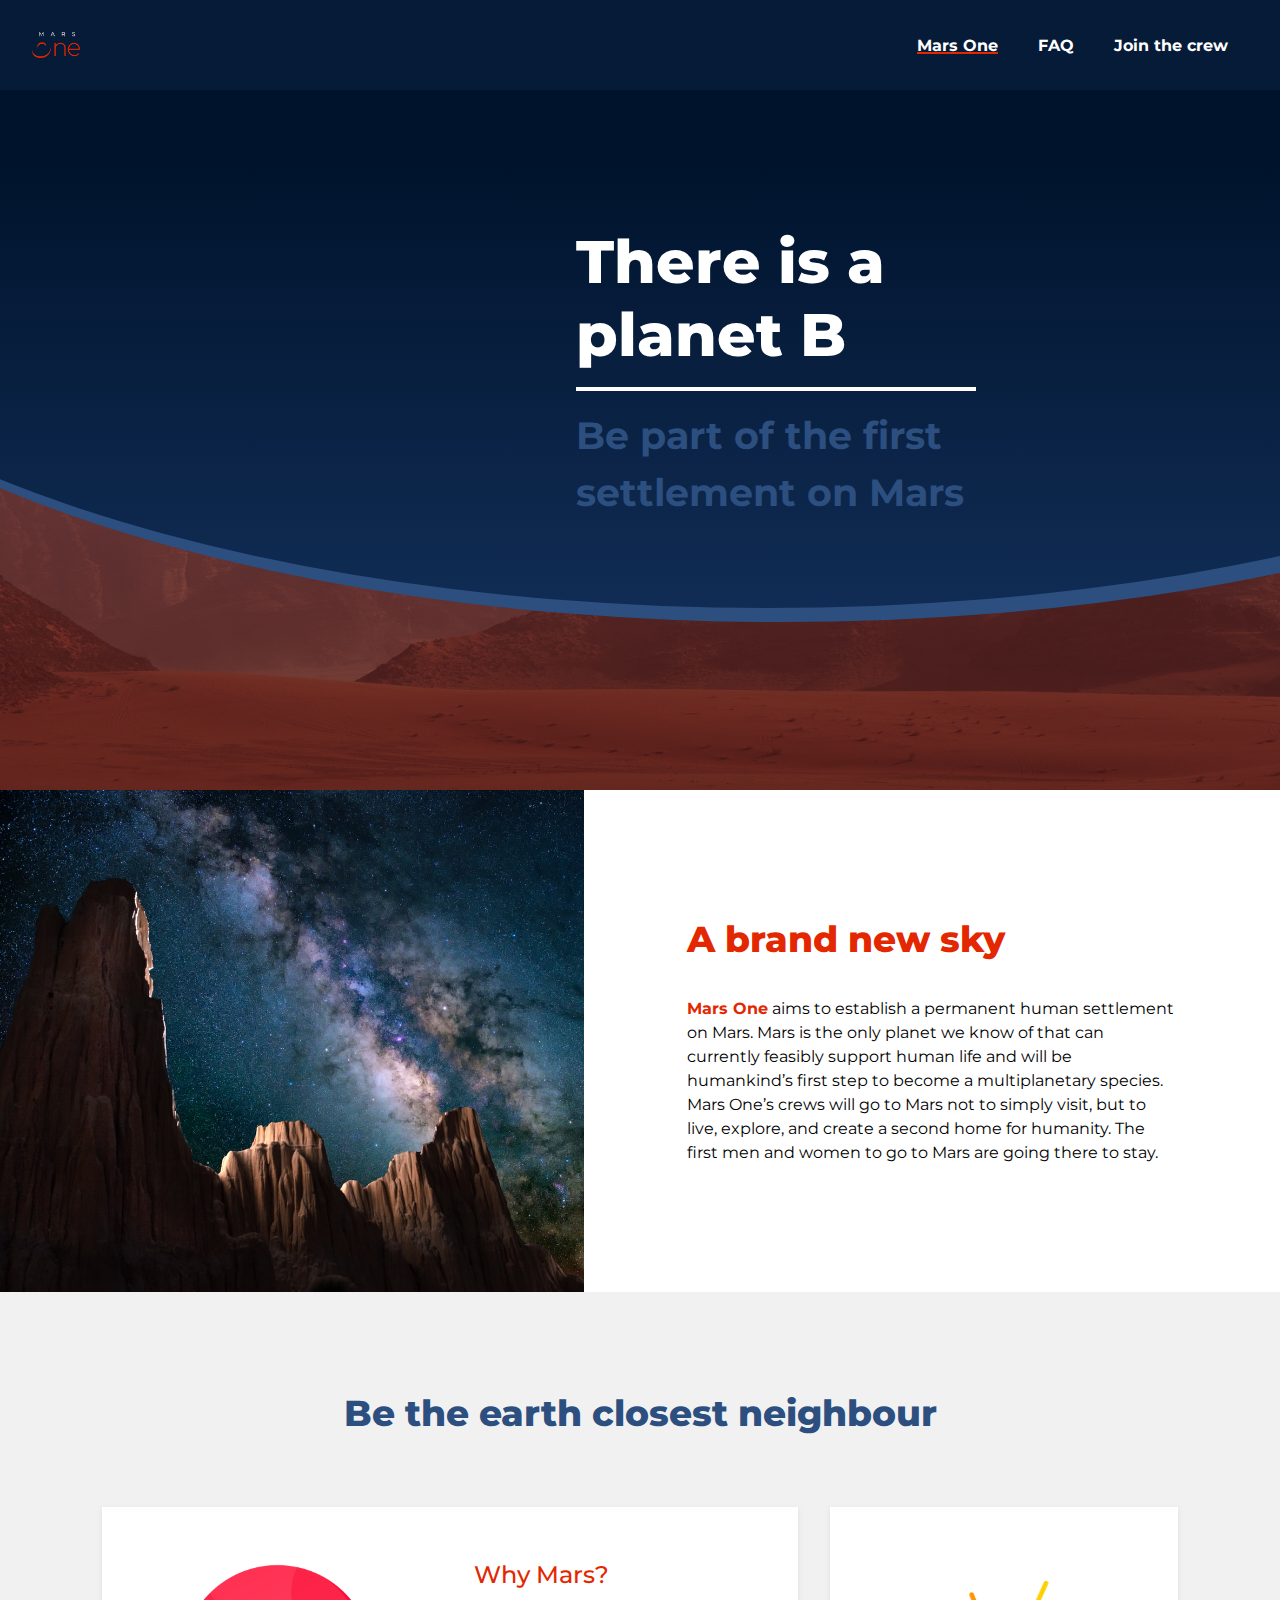
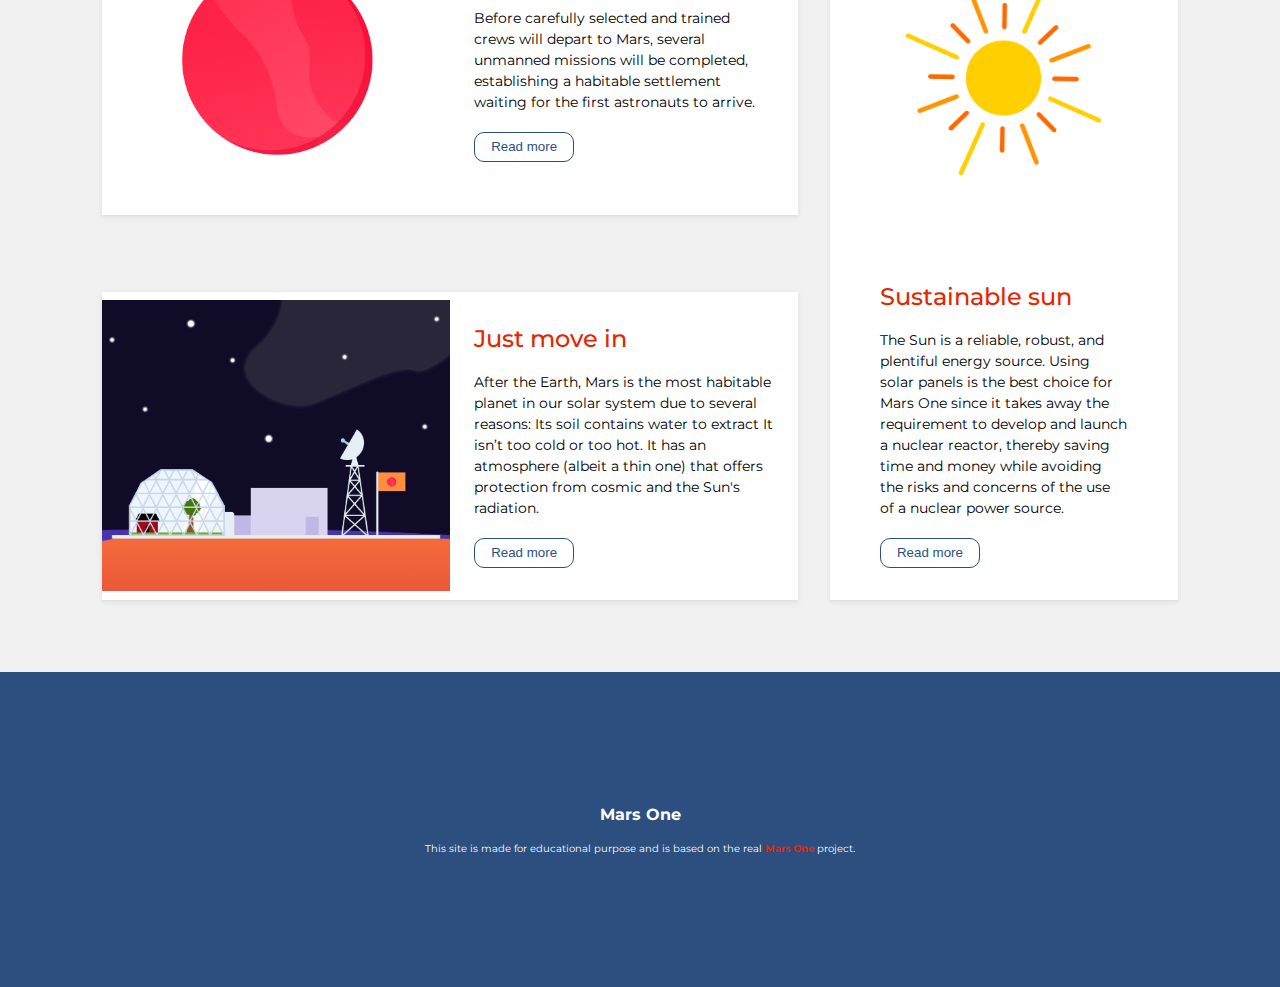
<file: index.html>
<!DOCTYPE html>
<html lang="en">
	<head>
		<meta charset="UTF-8" />
		<meta name="viewport" content="width=device-width, initial-scale=1.0" />
		<meta http-equiv="X-UA-Compatible" content="ie=edge" />
		<link rel="stylesheet" href="./styles/styles.css" />

		<title>Start</title>
	</head>

	<body>
		<div class="top-menu">
			<div class="top-menu__logo">
				<img
					src="/styles/images/logo-mars-one-transparent.png"
					alt="Mars One logo"
				/>
			</div>
			<nav class="top-menu__nav">
				<ul class="top-menu__nav__links">
					<li class="top-menu__nav__link">
						<a class="active" href="/index.html" title="Mars One">Mars One</a>
					</li>
					<li class="top-menu__nav__link">
						<a href="/faq.html" title="FAQ">FAQ</a>
					</li>
					<li class="top-menu__nav__link">
						<a href="/join.html" title="Join the crew">Join the crew</a>
					</li>
				</ul>
			</nav>
		</div>

		<header class="header index-page">
			<div class="header__text-wrapper index-page">
				<h1 class="header__text-wrapper__main-heading">There is a planet B</h1>
				<div class="header__text-wrapper__horizontal-line"></div>
				<p class="header__text-wrapper__sub-heading">
					Be part of the first settlement on Mars
				</p>
			</div>
		</header>

		<main class="index-page">
			<article class="top-article index">
				<div class="top-article__text-wrapper">
					<h2>A brand new sky</h2>
					<p>
						<strong>Mars One</strong> aims to establish a permanent human
						settlement on Mars. Mars is the only planet we know of that can
						currently feasibly support human life and will be humankind’s first
						step to become a multiplanetary species. Mars One’s crews will go to
						Mars not to simply visit, but to live, explore, and create a second
						home for humanity. The first men and women to go to Mars are going
						there to stay.
					</p>
				</div>
				<div class="top-article__image-wrapper">
					<img
						src="/styles/images/page-1/photo-1511798616182-aab3698ac53e.jpeg"
						alt="Mars mountains and sky"
					/>
				</div>
			</article>

			<section class="articles index">
				<h2>Be the earth closest neighbour</h2>
				<div class="articles__wrapper">
					<article class="index">
						<div class="text-wrapper">
							<h3>Why Mars?</h3>
							<br />
							<p>
								Before carefully selected and trained crews will depart to Mars,
								several unmanned missions will be completed, establishing a
								habitable settlement waiting for the first astronauts to arrive.
							</p>
							<br />
							<button class="read-more" type="button">Read more</button>
						</div>
						<div class="image-wrapper">
							<img src="/styles/images/page-1/planet-red.png" alt="bildtext" />
						</div>
					</article>

					<article class="index">
						<div class="text-wrapper">
							<h3>Sustainable sun</h3>
							<br />
							<p>
								The Sun is a reliable, robust, and plentiful energy source.
								Using solar panels is the best choice for Mars One since it
								takes away the requirement to develop and launch a nuclear
								reactor, thereby saving time and money while avoiding the risks
								and concerns of the use of a nuclear power source.
							</p>
							<br />
							<button class="read-more" type="button">Read more</button>
						</div>
						<div class="image-wrapper">
							<img src="/styles/images/page-1/solar.png" alt="bildtext" />
						</div>
					</article>

					<article class="index">
						<div class="text-wrapper">
							<h3>Just move in</h3>
							<br />
							<p>
								After the Earth, Mars is the most habitable planet in our solar
								system due to several reasons: Its soil contains water to
								extract It isn’t too cold or too hot. It has an atmosphere
								(albeit a thin one) that offers protection from cosmic and the
								Sun's radiation.
							</p>
							<br />
							<button class="read-more" type="button">Read more</button>
						</div>
						<div class="image-wrapper">
							<img src="/styles/images/page-1/base.jpg" alt="bildtext" />
						</div>
					</article>
				</div>
			</section>
		</main>

		<footer class="footer">
			<p class="footer__company-name">Mars One</p>
			<p class="footer__infotext">
				This site is made for educational purpose and is based on the real
				<strong>Mars One</strong> project.
			</p>
		</footer>
	</body>
</html>
</file>
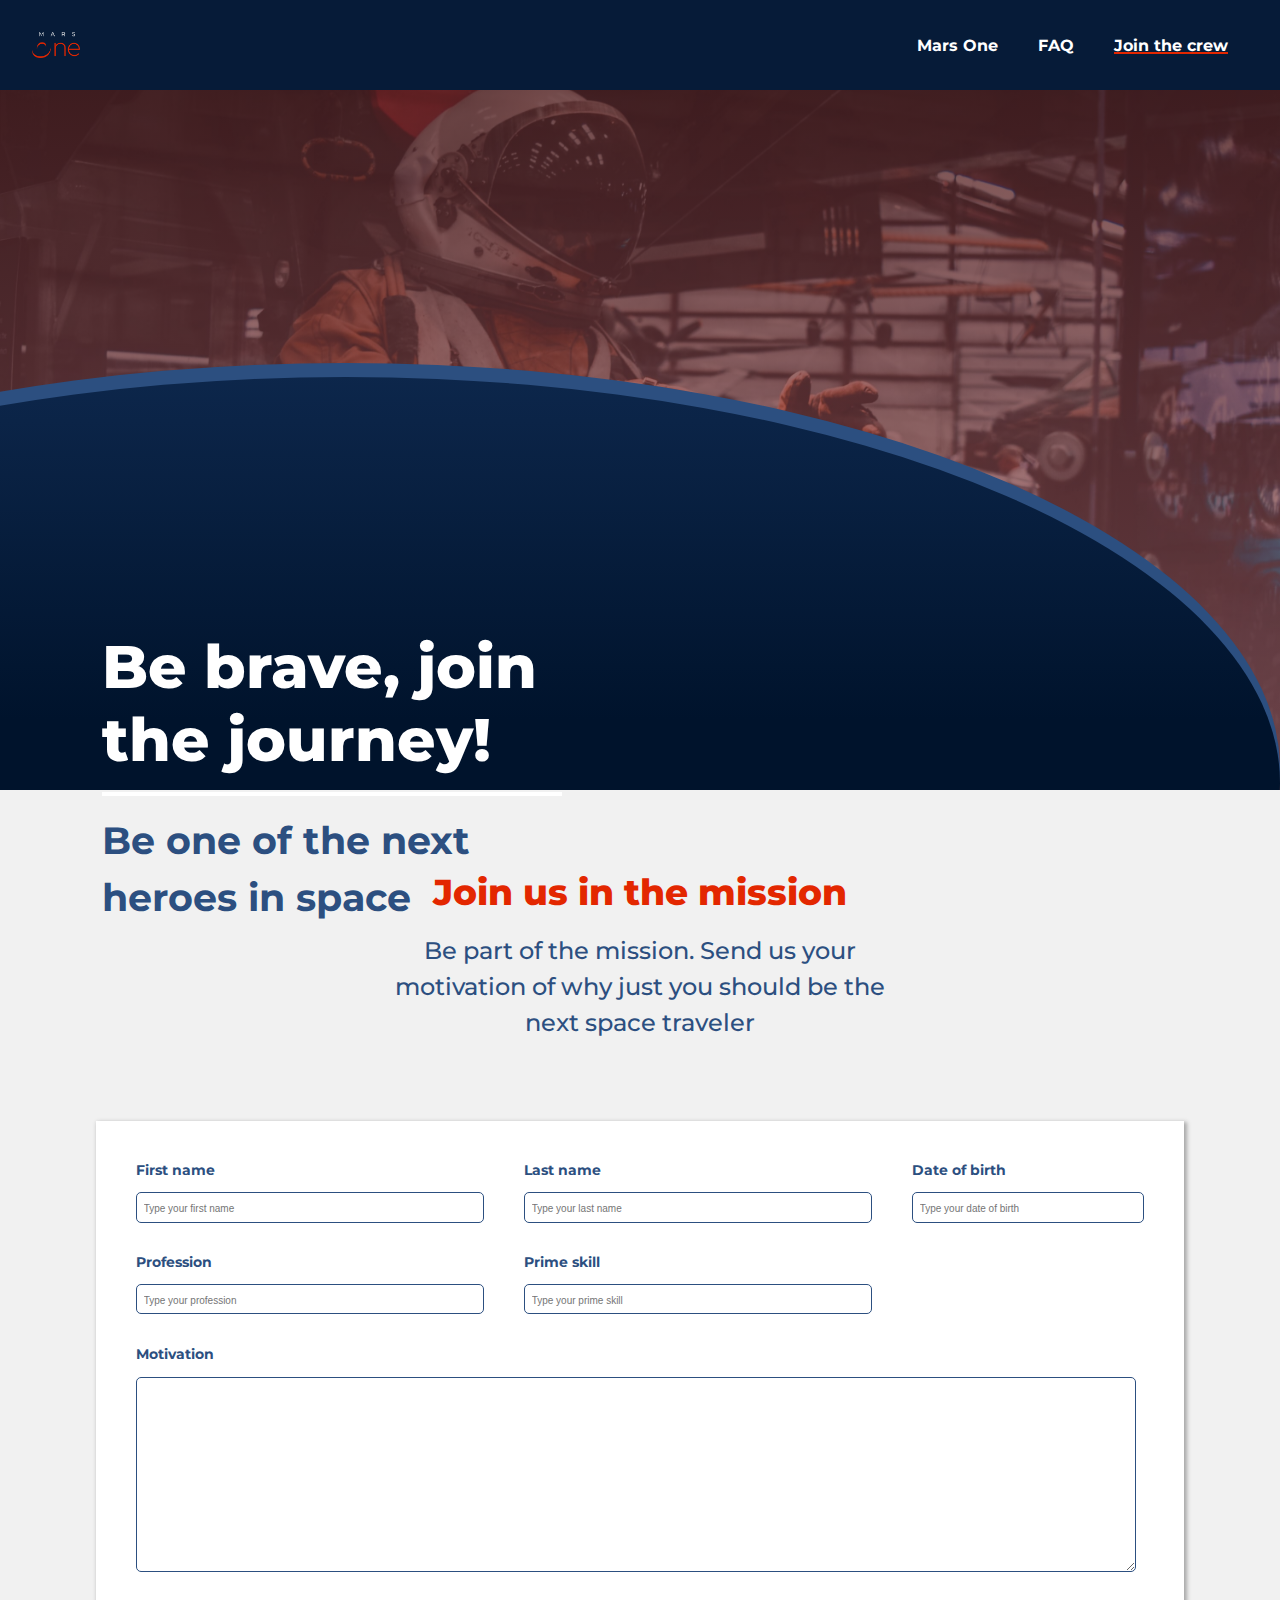
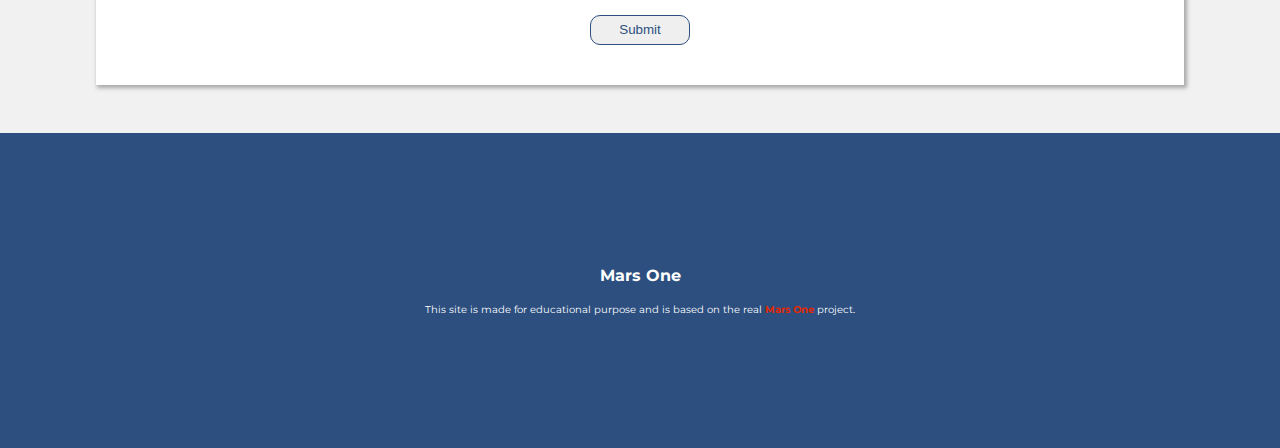
<file: join.html>
<!DOCTYPE html>
<html lang="en">
	<head>
		<meta charset="UTF-8" />
		<meta name="viewport" content="width=device-width, initial-scale=1.0" />
		<meta http-equiv="X-UA-Compatible" content="ie=edge" />
		<link rel="stylesheet" href="./styles/styles.css" />
		<link
			href="https://fonts.googleapis.com/css?family=Montserrat:400,500,700,800|Poppins:400,700&display=swap"
			rel="stylesheet"
		/>

		<title>Join us</title>
	</head>
	<body>
		<div class="top-menu">
			<div class="top-menu__logo">
				<img
					src="/styles/images/logo-mars-one-transparent.png"
					alt="Mars One logo"
				/>
			</div>
			<nav class="top-menu__nav">
				<ul class="top-menu__nav__links">
					<li class="top-menu__nav__link">
						<a href="/index.html" title="Mars One">Mars One</a>
					</li>
					<li class="top-menu__nav__link">
						<a href="/faq.html" title="FAQ">FAQ</a>
					</li>
					<li class="top-menu__nav__link">
						<a class="active" href="/join.html" title="Join the crew"
							>Join the crew</a
						>
					</li>
				</ul>
			</nav>
		</div>

		<header class="header join-page">
			<div class="header__text-wrapper join-page">
				<h1 class="header__text-wrapper__main-heading">
					Be brave, join the journey!
				</h1>
				<div class="header__text-wrapper__horizontal-line"></div>
				<p class="header__text-wrapper__sub-heading">
					Be one of the next heroes in space
				</p>
			</div>
		</header>

		<main class="join-page">
			<div class="text-wrapper">
				<h2>Join us in the mission</h2>
				<br />
				<p>
					Be part of the mission. Send us your motivation of why just you should
					be the next space traveler
				</p>
			</div>

			<section class="form-wrapper" id="form">
				<form action="https://formspree.io/xdoannlo" method="POST">
					<div class="grid">
						<label for="first-name">
							First name
							<br />
							<input
								type="text"
								name="First name"
								id="first-name"
								placeholder="Type your first name"
								required
							/>
						</label>

						<label for="last-name">
							Last name
							<br />
							<input
								type="text"
								name="Last name"
								id="last-name"
								placeholder="Type your last name"
								required
							/>
						</label>

						<label for="date-of-birth">
							Date of birth
							<br />
							<input
								type="text"
								name="Date of birth"
								id="date-of-birth"
								placeholder="Type your date of birth"
								required
							/>
						</label>

						<label for="profession">
							Profession
							<br />
							<input
								type="text"
								name="Profession"
								id="profession"
								placeholder="Type your profession"
								required
							/>
						</label>

						<label for="prime-skill">
							Prime skill
							<br />
							<input
								type="text"
								name="Prime skill"
								id="prime-skill"
								placeholder="Type your prime skill"
								required
							/>
						</label>
					</div>

					<label for="motivation"
						>Motivation
						<br />
						<textarea
							name="Motivation"
							id="motivation"
							cols="30"
							rows="12"
						></textarea>
					</label>

					<br />
					<br />

					<button type="submit" class="submit-join">Submit</button>
				</form>
			</section>
		</main>

		<footer class="footer">
			<p class="footer__company-name">Mars One</p>
			<p class="footer__infotext">
				This site is made for educational purpose and is based on the real
				<strong>Mars One</strong> project.
			</p>
		</footer>
	</body>
</html>
</file>
<file: styles/styles.css>
@import url("https://fonts.googleapis.com/css?family=Montserrat:400,500,700,800&display=swap");
.top-menu {
  display: -webkit-box;
  display: -ms-flexbox;
  display: flex;
  -webkit-box-orient: vertical;
  -webkit-box-direction: normal;
      -ms-flex-direction: column;
          flex-direction: column;
  -webkit-box-pack: justify;
      -ms-flex-pack: justify;
          justify-content: space-between;
  justify-items: center;
  -webkit-box-align: center;
      -ms-flex-align: center;
          align-items: center;
  background: #061b38;
  width: 100%;
  padding: 3vh 1vw 6vh 1vw;
}

@media (min-width: 600px) {
  .top-menu {
    -webkit-box-orient: horizontal;
    -webkit-box-direction: normal;
        -ms-flex-direction: row;
            flex-direction: row;
    -webkit-box-align: center;
        -ms-flex-align: center;
            align-items: center;
    padding: 3vh 2.5vw;
  }
}

.top-menu__logo {
  -webkit-transition: all ease-in 500ms;
  transition: all ease-in 500ms;
  position: relative;
  width: 60px;
  padding: 3vh 0 5vh 0;
}

@media (min-width: 600px) {
  .top-menu__logo {
    width: 50px;
    padding: 0;
  }
}

.top-menu__logo img {
  -o-object-fit: cover;
     object-fit: cover;
  width: 100%;
  max-width: 100%;
}

.top-menu__nav {
  display: -webkit-box;
  display: -ms-flexbox;
  display: flex;
  -webkit-box-align: center;
      -ms-flex-align: center;
          align-items: center;
  -webkit-box-pack: center;
      -ms-flex-pack: center;
          justify-content: center;
  width: 100%;
  height: 10vh;
}

@media (min-width: 600px) {
  .top-menu__nav {
    -webkit-box-pack: end;
        -ms-flex-pack: end;
            justify-content: flex-end;
    height: 4vh;
  }
}

.top-menu__nav__links {
  display: -webkit-box;
  display: -ms-flexbox;
  display: flex;
  -webkit-box-orient: vertical;
  -webkit-box-direction: normal;
      -ms-flex-direction: column;
          flex-direction: column;
  -webkit-box-pack: center;
      -ms-flex-pack: center;
          justify-content: center;
  padding: 15px 0;
}

@media (min-width: 330px) {
  .top-menu__nav__links {
    -webkit-box-orient: horizontal;
    -webkit-box-direction: normal;
        -ms-flex-direction: row;
            flex-direction: row;
    -webkit-box-align: center;
        -ms-flex-align: center;
            align-items: center;
    padding: 0;
    margin: 0;
  }
}

.top-menu__nav__link {
  list-style: none;
  padding: 5px 2px;
}

@media (min-width: 600px) {
  .top-menu__nav__link {
    padding: 0 10px;
  }
}

.top-menu__nav__link a {
  color: #ffffff;
  text-align: center;
  text-decoration: none;
  font-weight: bold;
  padding: 10px;
  margin: 0;
}

.top-menu__nav__link a:hover {
  color: #e32700;
}

.top-menu__nav__link a.active {
  -webkit-text-decoration: 2px underline #e32700;
          text-decoration: 2px underline #e32700;
}

.header {
  display: -ms-grid;
  display: grid;
  background-color: #061b38;
  background-size: cover;
  background-position: center;
  color: #ffffff;
  height: 475px;
  width: 100%;
}

@media (min-width: 600px) {
  .header {
    height: 700px;
  }
}

.header::before, .header::after {
  -ms-grid-row: 1;
  -ms-grid-column: 1;
  grid-area: 1 / 1;
  content: "";
  display: block;
}

.header::before {
  background: #2c4f80;
  -webkit-clip-path: ellipse(85% 63% at 61% 13%);
          clip-path: ellipse(85% 63% at 61% 13%);
}

.header::after {
  background: -webkit-gradient(linear, left top, left bottom, color-stop(10%, #00132c), to(rgba(21, 52, 98, 0.9)));
  background: linear-gradient(to bottom, #00132c 10%, rgba(21, 52, 98, 0.9));
  -webkit-clip-path: ellipse(85% 63% at 60% 11%);
          clip-path: ellipse(85% 63% at 60% 11%);
}

.header.index-page {
  background-image: -webkit-gradient(linear, left bottom, left top, from(#4d1717bb), to(#b4505083)), url("/styles/images/page-1/hero-1.jpg");
  background-image: linear-gradient(to top, #4d1717bb, #b4505083), url("/styles/images/page-1/hero-1.jpg");
}

.header.faq-page {
  background-image: -webkit-gradient(linear, left bottom, left top, from(#4d1717bb), to(#b4505083)), url("/styles/images/page-2/hero-2.jpg");
  background-image: linear-gradient(to top, #4d1717bb, #b4505083), url("/styles/images/page-2/hero-2.jpg");
}

.header.join-page {
  background-image: -webkit-gradient(linear, left top, left bottom, from(#4d1717bb), to(#b4505083)), url("/styles/images/page-3/hero-3.jpg");
  background-image: linear-gradient(to bottom, #4d1717bb, #b4505083), url("/styles/images/page-3/hero-3.jpg");
}

.header.join-page::before {
  -webkit-clip-path: ellipse(73% 58% at 27% 97%);
          clip-path: ellipse(73% 58% at 27% 97%);
}

.header.join-page::after {
  background: -webkit-gradient(linear, left bottom, left top, color-stop(10%, #00132c), to(rgba(21, 52, 98, 0.9)));
  background: linear-gradient(to top, #00132c 10%, rgba(21, 52, 98, 0.9));
  -webkit-clip-path: ellipse(73% 58% at 27% 99%);
          clip-path: ellipse(73% 58% at 27% 99%);
}

.header__text-wrapper {
  z-index: 10;
  width: 190px;
  position: absolute;
  left: 8vw;
  top: 40vh;
}

.header__text-wrapper.join-page {
  top: 72vh;
}

@media (min-width: 600px) {
  .header__text-wrapper {
    width: 300px;
  }
  .header__text-wrapper.index-page {
    width: 300px;
    top: 25vh;
    left: 40vw;
  }
  .header__text-wrapper.faq-page {
    width: 350px;
    top: 25vh;
    left: 40vw;
  }
  .header__text-wrapper.join-page {
    width: 320px;
    top: 80vh;
    left: 10vw;
  }
}

@media (min-width: 900px) {
  .header__text-wrapper {
    width: 400px;
  }
  .header__text-wrapper.index-page {
    width: 400px;
    top: 25vh;
    left: 45vw;
  }
  .header__text-wrapper.faq-page {
    width: 490px;
    top: 25vh;
    left: 45vw;
  }
  .header__text-wrapper.join-page {
    width: 460px;
    top: 70vh;
    left: 8vw;
  }
}

.header__text-wrapper__main-heading {
  font-size: 28px;
  font-weight: 800;
  color: #ffffff;
}

@media (min-width: 600px) {
  .header__text-wrapper__main-heading {
    font-size: 40px;
  }
}

@media (min-width: 900px) {
  .header__text-wrapper__main-heading {
    font-size: 60px;
  }
}

.header__text-wrapper__horizontal-line {
  width: 100%;
  height: 4px;
  background-color: #ffffff;
  margin: 1em 0;
}

.header__text-wrapper__sub-heading {
  font-size: 18px;
  font-weight: 700;
  color: #2c4f80;
}

@media (min-width: 600px) {
  .header__text-wrapper__sub-heading {
    font-size: 24px;
  }
}

@media (min-width: 900px) {
  .header__text-wrapper__sub-heading {
    font-size: 38px;
  }
}

.footer {
  display: -webkit-box;
  display: -ms-flexbox;
  display: flex;
  -webkit-box-orient: vertical;
  -webkit-box-direction: normal;
      -ms-flex-direction: column;
          flex-direction: column;
  -webkit-box-align: center;
      -ms-flex-align: center;
          align-items: center;
  -webkit-box-pack: center;
      -ms-flex-pack: center;
          justify-content: center;
  height: 35vh;
  background: #2c4f80;
  padding: 10vh 18vw;
}

.footer p {
  color: #ffffff;
  text-align: center;
  padding: 7px 0;
}

.footer__company-name {
  font-size: 16px;
  font-weight: bold;
}

.footer__infotext {
  font-size: 10px;
}

.footer__infotext strong {
  color: #e32700;
  font-weight: bold;
}

main.index-page {
  background: #f1f1f1;
}

main.index-page p {
  font-size: 12px;
}

@media (min-width: 500px) {
  main.index-page p {
    font-size: 13px;
  }
}

@media (min-width: 900px) {
  main.index-page p {
    font-size: 16px;
  }
}

.top-article {
  background: #ffffff;
}

@media (min-width: 650px) {
  .top-article {
    display: -webkit-box;
    display: -ms-flexbox;
    display: flex;
    -webkit-box-orient: horizontal;
    -webkit-box-direction: reverse;
        -ms-flex-direction: row-reverse;
            flex-direction: row-reverse;
    -ms-flex-line-pack: justify;
        align-content: space-between;
  }
}

.top-article__text-wrapper {
  width: 100%;
  text-align: left;
  padding: 6vh 8vw;
  -ms-flex-item-align: center;
      -ms-grid-row-align: center;
      align-self: center;
}

.top-article h2 {
  color: #e32700;
  padding-top: 3vh;
}

@media (min-width: 670px) {
  .top-article h2 {
    padding-top: 0;
  }
}

.top-article p {
  padding-top: 4vh;
}

.top-article p strong {
  color: #e32700;
  font-weight: 700;
}

.top-article__image-wrapper {
  width: 100%;
}

@media (min-width: 670px) {
  .top-article__image-wrapper {
    -ms-flex-preferred-size: auto;
        flex-basis: auto;
    -ms-flex-item-align: stretch;
        -ms-grid-row-align: stretch;
        align-self: stretch;
  }
}

.top-article__image-wrapper img {
  -o-object-fit: cover;
     object-fit: cover;
  height: 100%;
  width: 100%;
  max-height: 100%;
  max-width: 100%;
}

.articles.index {
  padding: 6vh 6vw;
}

@media (min-width: 670px) {
  .articles.index {
    padding: 8vh 8vw;
  }
}

.articles.index h2 {
  padding: 3vh 3vw;
  text-align: center;
  color: #2c4f80;
}

.articles.index h3 {
  color: #e32700;
}

.articles.index p {
  font-size: 14px;
}

.articles.index article.index {
  margin-top: 5vh;
  background: #ffffff;
  -webkit-box-shadow: 0 2px 4px 0 rgba(201, 201, 201, 0.5);
          box-shadow: 0 2px 4px 0 rgba(201, 201, 201, 0.5);
}

.articles.index article.index:nth-of-type(1) img, .articles.index article.index:nth-of-type(2) img {
  -o-object-fit: contain;
     object-fit: contain;
  width: 75%;
}

.articles.index article.index:nth-of-type(3) img {
  padding: 0;
  width: 100%;
}

.articles.index .text-wrapper {
  padding: 2em 1em 1em 1em;
  max-width: 85%;
}

@media (min-width: 670px) {
  .articles.index .text-wrapper {
    padding: 2em 1.5em;
  }
}

.articles.index .image-wrapper {
  position: relative;
  text-align: center;
  padding: 0;
}

.articles.index .image-wrapper:nth-of-type(3) {
  padding-top: 1em;
}

.articles.index .image-wrapper img {
  -o-object-fit: cover;
     object-fit: cover;
  width: 100%;
  height: 100%;
  max-height: 100%;
  max-width: 100%;
  padding: 0;
}

.articles.index .image-wrapper img:nth-of-type(1) {
  width: 80%;
  padding: 2em;
}

.articles.index .image-wrapper img:nth-of-type(2) {
  padding: 3em;
}

.articles.index button.read-more {
  background: white;
  color: #2c4f80;
  width: 100px;
  height: 30px;
  border: solid 1px #2c4f80;
  border-radius: 10px;
}

@media (min-width: 670px) {
  article.index {
    display: -webkit-box;
    display: -ms-flexbox;
    display: flex;
  }
  article.index .image-wrapper {
    -ms-flex-preferred-size: 50%;
        flex-basis: 50%;
    padding: 3em;
  }
  article.index .image-wrapper img {
    width: 100%;
    display: block;
  }
  article.index .text-wrapper {
    -ms-flex-preferred-size: 50%;
        flex-basis: 50%;
    padding: 3em;
    -webkit-box-ordinal-group: 2;
        -ms-flex-order: 1;
            order: 1;
  }
}

@media (min-width: 1000px) {
  .articles__wrapper {
    width: 100%;
    display: -ms-grid;
    display: grid;
    -ms-grid-columns: 2fr 1fr;
        grid-template-columns: 2fr 1fr;
    -ms-grid-rows: (1fr)[2];
        grid-template-rows: repeat(2, 1fr);
    grid-column-gap: 2em;
    grid-row-gap: 2em;
  }
  .articles__wrapper .image-wrapper {
    -ms-flex-preferred-size: 50%;
        flex-basis: 50%;
    padding: 2em;
  }
  .articles__wrapper .image-wrapper:nth-of-type(2) {
    padding: 0;
    width: 100%;
  }
  .articles__wrapper .text-wrapper {
    -ms-flex-preferred-size: 50%;
        flex-basis: 50%;
    padding: 2em;
    -webkit-box-ordinal-group: 2;
        -ms-flex-order: 1;
            order: 1;
  }
  .articles__wrapper article:nth-of-type(1) {
    display: -webkit-box;
    display: -ms-flexbox;
    display: flex;
    -webkit-box-align: center;
        -ms-flex-align: center;
            align-items: center;
    -webkit-box-pack: center;
        -ms-flex-pack: center;
            justify-content: center;
  }
  .articles__wrapper article:nth-of-type(2) {
    grid-row: span 2;
    display: -webkit-box;
    display: -ms-flexbox;
    display: flex;
    -webkit-box-orient: vertical;
    -webkit-box-direction: normal;
        -ms-flex-direction: column;
            flex-direction: column;
  }
  .articles__wrapper article:nth-of-type(3) {
    display: -webkit-box;
    display: -ms-flexbox;
    display: flex;
    -webkit-box-align: center;
        -ms-flex-align: center;
            align-items: center;
    -webkit-box-pack: space-evenly;
        -ms-flex-pack: space-evenly;
            justify-content: space-evenly;
  }
}

main.faq {
  background: #f1f1f1;
}

main.faq h2 {
  color: #2c4f80;
  font-weight: 800;
}

main.faq h3 {
  color: #e32700;
  font-weight: 500;
  padding: 10px 0 25px 5px;
}

main.faq p {
  color: #323232;
  padding-left: 5px;
  padding-bottom: 20px;
}

main.faq ul {
  color: #323232;
  padding: 0 1.5em 1.5em 1.5em;
}

main.faq li {
  list-style: none;
  font-weight: 700;
  line-height: 1.7;
}

main.faq li::before {
  content: "\2022";
  color: #e32700;
  font-weight: bold;
  display: inline-block;
  width: 1em;
  margin-left: -1em;
}

.h2-faq {
  text-align: center;
  padding: 10vh 0;
}

.faq-wrapper {
  display: -webkit-box;
  display: -ms-flexbox;
  display: flex;
  -webkit-box-orient: vertical;
  -webkit-box-direction: normal;
      -ms-flex-direction: column;
          flex-direction: column;
}

.faq-article {
  background: #ffffff;
  display: -webkit-box;
  display: -ms-flexbox;
  display: flex;
  -webkit-box-orient: vertical;
  -webkit-box-direction: normal;
      -ms-flex-direction: column;
          flex-direction: column;
  min-width: 300px;
  padding: 0;
  -webkit-box-shadow: 0 2px 4px 0 rgba(201, 201, 201, 0.5);
          box-shadow: 0 2px 4px 0 rgba(201, 201, 201, 0.5);
  margin-top: 1em;
}

.faq-article:nth-of-type(4) {
  -webkit-box-shadow: none;
          box-shadow: none;
}

.faq-article__text-wrapper {
  padding: 2em 3em;
  width: 100%;
}

.faq-article__image-wrapper {
  position: relative;
  width: 100%;
  height: 100%;
}

.faq-article__image-wrapper img {
  -o-object-fit: cover;
     object-fit: cover;
  height: 100%;
  width: 100%;
  max-height: 100%;
  max-width: 100%;
}

@media (min-width: 700px) {
  .faq-wrapper {
    padding-bottom: 0;
    display: -ms-grid;
    display: grid;
    grid-column-gap: 2em;
    grid-row-gap: 2em;
    -ms-grid-columns: 1fr;
        grid-template-columns: 1fr;
    -ms-grid-rows: (1fr)[4];
        grid-template-rows: repeat(4, 1fr);
  }
  .faq-wrapper .faq-article {
    -webkit-box-orient: horizontal;
    -webkit-box-direction: normal;
        -ms-flex-direction: row;
            flex-direction: row;
    padding: 0;
    -webkit-box-align: center;
        -ms-flex-align: center;
            align-items: center;
  }
  .faq-wrapper .faq-article .planets {
    -webkit-box-ordinal-group: 0;
        -ms-flex-order: -1;
            order: -1;
  }
}

@media (min-width: 950px) {
  .faq-wrapper {
    -ms-grid-columns: 3fr 2fr 2fr;
        grid-template-columns: 3fr 2fr 2fr;
    -ms-grid-rows: (1fr)[3];
        grid-template-rows: repeat(3, 1fr);
  }
  .faq-wrapper .faq-article:nth-of-type(1) {
    -ms-grid-row: 1;
    -ms-grid-row-span: 2;
    -ms-grid-column: 1;
    -ms-grid-column-span: 1;
    grid-area: 1 / 1 / span 2 / span 1;
  }
  .faq-wrapper .faq-article:nth-of-type(2) {
    -ms-grid-row: 1;
    -ms-grid-row-span: 1;
    -ms-grid-column: 2;
    -ms-grid-column-span: 2;
    grid-area: 1 / 2 / span 1 / span 2;
  }
  .faq-wrapper .faq-article:nth-of-type(3) {
    -ms-grid-row: 2;
    -ms-grid-row-span: 1;
    -ms-grid-column: 2;
    -ms-grid-column-span: 2;
    grid-area: 2 / 2 / span 1 / span 2;
  }
  .faq-wrapper .faq-article:nth-of-type(4) {
    -ms-grid-row: 3;
    -ms-grid-row-span: 1;
    -ms-grid-column: 1;
    -ms-grid-column-span: 3;
    grid-area: 3 / 1 / span 1 / span 3;
  }
}

.planets {
  background-image: radial-gradient(circle at 50% 39%, #072142, #00132c 101%);
  min-height: 400px;
  position: relative;
}

.planets img {
  -o-object-fit: contain;
     object-fit: contain;
}

.planets .mars {
  text-align: center;
  width: 100%;
  position: absolute;
  top: 40px;
}

.planets .mars img {
  width: 36px;
}

.planets .sun {
  text-align: center;
  width: 100%;
  position: absolute;
  top: 165px;
}

.planets .sun img {
  width: 48px;
}

.planets .earth {
  text-align: center;
  width: 100%;
  position: absolute;
  top: 270px;
}

.planets .earth img {
  width: 30px;
}

main.join-page {
  background: #f1f1f1;
  padding-bottom: 3em;
}

main.join-page .text-wrapper {
  padding: 5em 2em;
  max-width: 560px;
}

main.join-page .text-wrapper h2 {
  text-align: center;
  color: #e32700;
  font-weight: 800;
}

main.join-page .text-wrapper p {
  text-align: center;
  color: #2c4f80;
  font-weight: 500;
  font-size: 16px;
}

@media (min-width: 600px) {
  main.join-page .text-wrapper p {
    font-size: 24px;
  }
}

.form-wrapper {
  background: #ffffff;
  padding: 2em 2em;
  width: 85%;
  -webkit-box-shadow: 2px 2px 4px 1px #a8a8a8;
          box-shadow: 2px 2px 4px 1px #a8a8a8;
}

.form-wrapper form {
  padding: 0.5em 0.5em;
}

.form-wrapper .grid {
  display: -ms-grid;
  display: grid;
  margin-bottom: 1em;
  grid-row-gap: 1em;
  grid-column-gap: 1em;
}

@media (min-width: 550px) {
  .form-wrapper .grid {
    -ms-grid-columns: 1fr 1fr 1fr;
        grid-template-columns: 1fr 1fr 1fr;
    -ms-grid-rows: 1fr 1fr;
        grid-template-rows: 1fr 1fr;
  }
}

@media (min-width: 750px) {
  .form-wrapper .grid {
    -ms-grid-columns: 3fr 3fr 2fr;
        grid-template-columns: 3fr 3fr 2fr;
    -ms-grid-rows: 1fr 1fr;
        grid-template-rows: 1fr 1fr;
    grid-row-gap: 1em;
    grid-column-gap: 2.5em;
  }
}

label {
  margin: 0;
  font-size: 14px;
  color: #2c4f80;
  font-weight: 700;
  padding-bottom: 1em;
}

input,
textarea {
  width: 100%;
  max-width: 1000px;
  padding: 0.5em;
  margin-top: 1em;
  border: 1px solid #2c4f80;
  border-radius: 5px;
}

input::-webkit-input-placeholder {
  font-size: 10px;
}

input:-ms-input-placeholder {
  font-size: 10px;
}

input::-ms-input-placeholder {
  font-size: 10px;
}

input::placeholder {
  font-size: 10px;
}

button.submit-join {
  color: #2c4f80;
  width: 100px;
  height: 30px;
  border: solid 1px #2c4f80;
  border-radius: 10px;
  display: block;
  margin-left: auto;
  margin-right: auto;
  margin-top: 1.5em;
}

* {
  -webkit-box-sizing: border-box;
          box-sizing: border-box;
  margin: 0 auto;
  padding: 0;
}

body {
  width: 100%;
  min-width: 200px;
  font-family: "Montserrat", sans-serif;
}

nav {
  background: #061b38;
}

h2 {
  font-weight: 800;
  font-size: 24px;
}

@media (min-width: 600px) {
  h2 {
    font-size: 36px;
  }
}

h3 {
  font-weight: 500;
  font-size: 18px;
}

@media (min-width: 600px) {
  h3 {
    font-size: 24px;
  }
}

p {
  line-height: 1.5;
  font-size: 14px;
}

@media (min-width: 600px) {
  p {
    font-size: 16px;
  }
}

strong {
  font-weight: 700;
}

img {
  display: block;
  -o-object-fit: cover;
     object-fit: cover;
}
/*# sourceMappingURL=styles.css.map */
</file>
